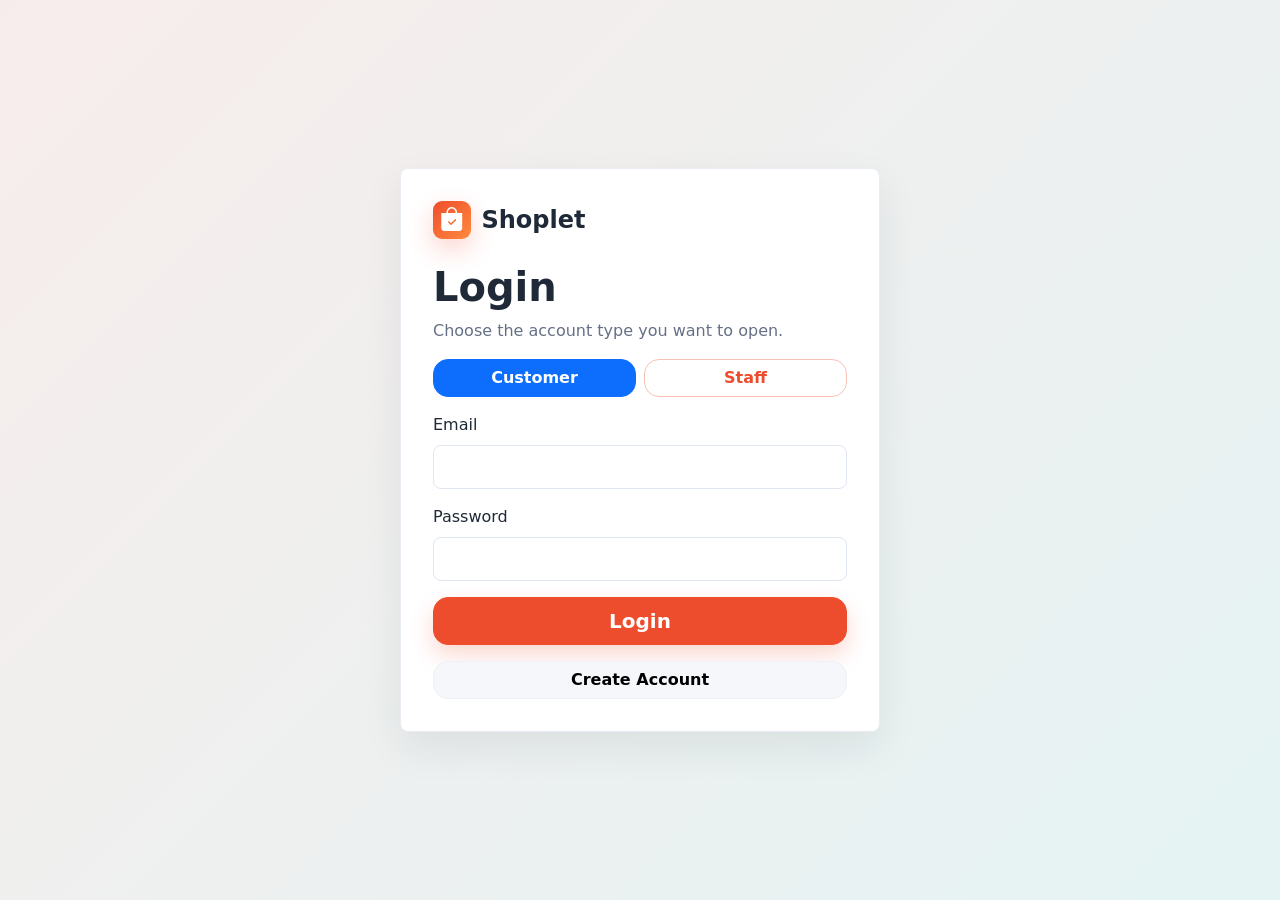
<file: checkout.html>
<!doctype html>
<html lang="en">
<head>
  <meta charset="utf-8">
  <meta name="viewport" content="width=device-width, initial-scale=1">
  <title>Checkout | Shoplet</title>
  <link href="https://cdn.jsdelivr.net/npm/bootstrap@5.3.3/dist/css/bootstrap.min.css" rel="stylesheet">
  <link href="https://cdn.jsdelivr.net/npm/bootstrap-icons@1.11.3/font/bootstrap-icons.css" rel="stylesheet">
  <link href="css/style.css" rel="stylesheet">
  <link href="css/dashboard.css" rel="stylesheet">
  <link href="css/responsive.css" rel="stylesheet">
  <link href="css/animations.css" rel="stylesheet">
</head>
<body class="dashboard-body" data-checkout-page>
  <nav class="navbar navbar-expand-lg fixed-top shoplet-navbar">
    <div class="container">
      <a class="navbar-brand brand-mark" href="explore.html"><span><i class="bi bi-bag-check-fill"></i></span>Shoplet</a>
      <button class="navbar-toggler" type="button" data-bs-toggle="collapse" data-bs-target="#checkoutNav" aria-controls="checkoutNav" aria-expanded="false" aria-label="Toggle navigation">
        <span class="navbar-toggler-icon"></span>
      </button>
      <div class="collapse navbar-collapse" id="checkoutNav">
        <div class="navbar-nav ms-auto align-items-lg-center gap-lg-1">
          <a class="nav-link" href="explore.html">Home</a>
          <a class="nav-link" href="cart.html">Cart <span class="badge text-bg-danger" data-cart-count>0</span></a>
          <a class="nav-link" href="orders.html">Orders</a>
          <a class="nav-link" href="profile.html">Profile</a>
          <button class="btn btn-light" data-logout>Logout</button>
        </div>
      </div>
    </div>
  </nav>

  <main class="dashboard-main">
    <div class="container">
      <div class="section-heading">
        <div>
          <span class="eyebrow">Checkout</span>
          <h1 class="h2 fw-black">Complete your order</h1>
        </div>
      </div>
      <div class="row g-4">
        <div class="col-12 col-lg-7">
          <form class="content-panel p-4 stacked-form" id="checkoutForm">
            <div class="row g-3">
              <div class="col-12 col-md-6">
                <label class="form-label" for="fullName">Full Name</label>
                <input class="form-control" id="fullName" name="fullName" required>
              </div>
              <div class="col-12 col-md-6">
                <label class="form-label" for="email">Email</label>
                <input class="form-control" id="email" name="email" type="email" required>
              </div>
              <div class="col-12 col-md-6">
                <label class="form-label" for="phone">Phone Number</label>
                <input class="form-control" id="phone" name="phone" required>
              </div>
              <div class="col-12 col-md-6">
                <label class="form-label" for="payment">Payment Method</label>
                <select class="form-select" id="payment" name="payment" required>
                  <option value="Cash on Delivery">Cash on Delivery</option>
                  <option value="E-Wallet">E-Wallet</option>
                  <option value="Card Simulation">Card Simulation</option>
                </select>
              </div>
              <div class="col-12">
                <label class="form-label" for="address">Delivery Address</label>
                <textarea class="form-control" id="address" name="address" rows="4" required></textarea>
              </div>
            </div>
            <button class="btn btn-primary btn-lg" type="submit">
              <i class="bi bi-shield-check"></i>
              Place Order
            </button>
          </form>
        </div>
        <div class="col-12 col-lg-5">
          <div class="content-panel p-3 mb-3">
            <h2 class="h5 fw-bold mb-3">Items</h2>
            <div id="checkoutItems"></div>
          </div>
          <div id="checkoutTotals"></div>
        </div>
      </div>
    </div>
  </main>

  <script src="https://cdn.jsdelivr.net/npm/bootstrap@5.3.3/dist/js/bootstrap.bundle.min.js"></script>
  <script src="js/storage.js"></script>
  <script src="js/cart.js"></script>
  <script src="js/app.js"></script>
  <script src="js/timer.js"></script>
  <script src="js/transitions.js"></script>
</body>
</html>
</file>
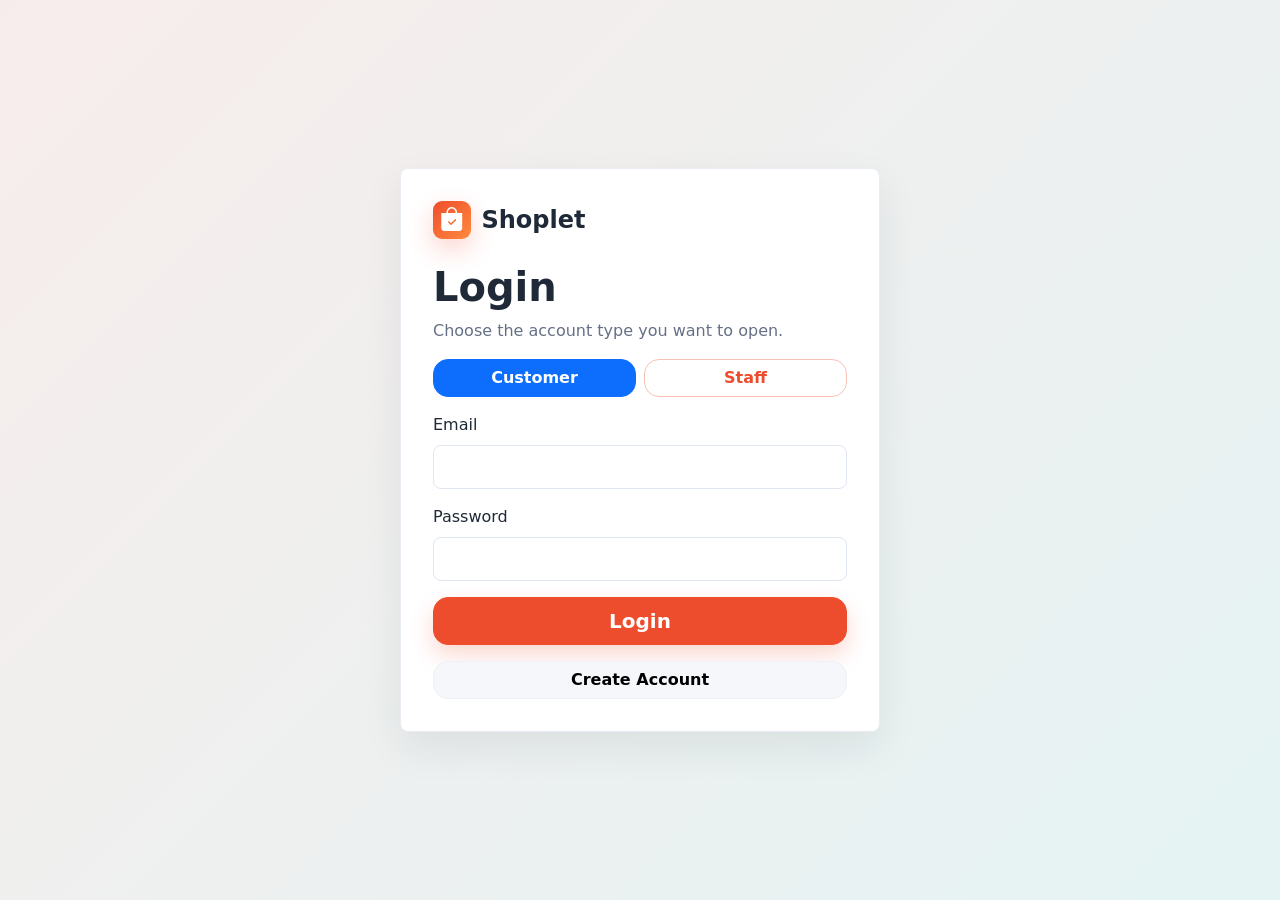
<file: explore.html>
<!doctype html>
<html lang="en">
<head>
  <meta charset="utf-8">
  <meta name="viewport" content="width=device-width, initial-scale=1">
  <title>Explore Products | Shoplet</title>
  <link href="https://cdn.jsdelivr.net/npm/bootstrap@5.3.3/dist/css/bootstrap.min.css" rel="stylesheet">
  <link href="https://cdn.jsdelivr.net/npm/bootstrap-icons@1.11.3/font/bootstrap-icons.css" rel="stylesheet">
  <link href="css/style.css" rel="stylesheet">
  <link href="css/dashboard.css" rel="stylesheet">
  <link href="css/responsive.css" rel="stylesheet">
  <link href="css/animations.css" rel="stylesheet">
</head>
<body class="dashboard-body" data-page="explore">
  <nav class="navbar navbar-expand-lg fixed-top shoplet-navbar">
    <div class="container-fluid px-lg-4">
      <a class="navbar-brand brand-mark" href="explore.html">
        <span><i class="bi bi-bag-check-fill"></i></span>
        Shoplet
      </a>
      <button class="navbar-toggler" type="button" data-bs-toggle="collapse" data-bs-target="#customerNav" aria-controls="customerNav" aria-expanded="false" aria-label="Toggle navigation">
        <span class="navbar-toggler-icon"></span>
      </button>
      <div class="collapse navbar-collapse" id="customerNav">
        <div class="input-group mx-lg-4 my-3 my-lg-0">
          <span class="input-group-text"><i class="bi bi-search"></i></span>
          <input class="form-control" type="search" placeholder="Search Shoplet products" data-product-search aria-label="Search products">
        </div>
        <div class="navbar-nav ms-auto align-items-lg-center gap-lg-1">
          <a class="nav-link active" href="explore.html#home">Home</a>
          <a class="nav-link" href="explore.html#products">Explore</a>
          <a class="nav-link" href="explore.html#categories">Categories</a>
          <a class="nav-link" href="cart.html">Cart <span class="badge text-bg-danger" data-cart-count>0</span></a>
          <a class="nav-link" href="orders.html">Orders</a>
          <a class="nav-link" href="profile.html">Profile</a>
          <button class="btn btn-light" data-logout>Logout</button>
        </div>
      </div>
    </div>
  </nav>

  <main class="dashboard-main" id="home">
    <div class="container-fluid px-lg-4">
      <div class="dashboard-layout">
        <aside class="sidebar" id="categories">
          <h2>Categories</h2>
          <div class="category-list">
            <button class="active" data-category-filter="All">All <i class="bi bi-grid"></i></button>
            <button data-category-filter="Shoes">Shoes <i class="bi bi-chevron-right"></i></button>
            <button data-category-filter="Clothes">Clothes <i class="bi bi-chevron-right"></i></button>
            <button data-category-filter="Slippers">Slippers <i class="bi bi-chevron-right"></i></button>
            <button data-category-filter="Bags">Bags <i class="bi bi-chevron-right"></i></button>
            <button data-category-filter="Accessories">Accessories <i class="bi bi-chevron-right"></i></button>
            <button data-category-filter="Electronics">Electronics <i class="bi bi-chevron-right"></i></button>
          </div>
        </aside>

        <section>
          <div class="dashboard-hero">
            <article class="market-panel fade-in-up">
              <span class="eyebrow">Welcome back</span>
              <h1>Find daily deals and track your orders in one place.</h1>
              <p>Search, filter, sort, add to cart, and checkout with a lightweight LocalStorage order processing flow.</p>
              <a class="btn btn-primary" href="#products">Shop Products</a>
            </article>
            <aside class="profile-widget fade-in-up">
              <span class="avatar"><i class="bi bi-person"></i></span>
              <h2 data-session-name>Customer</h2>
              <p>Customer dashboard</p>
              <a class="btn btn-outline-primary w-100" href="tracking.html">Track Orders</a>
            </aside>
          </div>

          <div class="toolbar" id="products">
            <div class="input-group">
              <span class="input-group-text"><i class="bi bi-search"></i></span>
              <input class="form-control" type="search" placeholder="Search by product, category, or description" data-product-search aria-label="Search products">
            </div>
            <select class="form-select" id="sortProducts" aria-label="Sort products">
              <option value="popular">Popularity</option>
              <option value="newest">Newest</option>
              <option value="price-low">Price: Low to High</option>
              <option value="price-high">Price: High to Low</option>
            </select>
            <span class="product-count" id="productCount">0 products</span>
          </div>

          <div class="d-flex align-items-center justify-content-between gap-3 mb-3">
            <div>
              <span class="eyebrow">Browsing</span>
              <h2 class="h4 fw-black mb-0" id="activeCategoryLabel">All</h2>
            </div>
            <button class="btn btn-light d-xl-none" type="button" data-bs-toggle="offcanvas" data-bs-target="#categoryDrawer" aria-controls="categoryDrawer">
              <i class="bi bi-sliders"></i>
              Categories
            </button>
          </div>

          <div class="row g-4" id="productGrid"></div>
        </section>
      </div>
    </div>
  </main>

  <div class="offcanvas offcanvas-start" tabindex="-1" id="categoryDrawer" aria-labelledby="categoryDrawerLabel">
    <div class="offcanvas-header">
      <h2 class="offcanvas-title h5" id="categoryDrawerLabel">Categories</h2>
      <button type="button" class="btn-close" data-bs-dismiss="offcanvas" aria-label="Close"></button>
    </div>
    <div class="offcanvas-body">
      <div class="category-list">
        <button class="active" data-category-filter="All">All <i class="bi bi-grid"></i></button>
        <button data-category-filter="Shoes">Shoes <i class="bi bi-chevron-right"></i></button>
        <button data-category-filter="Clothes">Clothes <i class="bi bi-chevron-right"></i></button>
        <button data-category-filter="Slippers">Slippers <i class="bi bi-chevron-right"></i></button>
        <button data-category-filter="Bags">Bags <i class="bi bi-chevron-right"></i></button>
        <button data-category-filter="Accessories">Accessories <i class="bi bi-chevron-right"></i></button>
        <button data-category-filter="Electronics">Electronics <i class="bi bi-chevron-right"></i></button>
      </div>
    </div>
  </div>

  <script src="https://cdn.jsdelivr.net/npm/bootstrap@5.3.3/dist/js/bootstrap.bundle.min.js"></script>
  <script src="js/storage.js"></script>
  <script src="js/cart.js"></script>
  <script src="js/app.js"></script>
  <script src="js/filter.js"></script>
  <script src="js/timer.js"></script>
  <script src="js/transitions.js"></script>
</body>
</html>
</file>
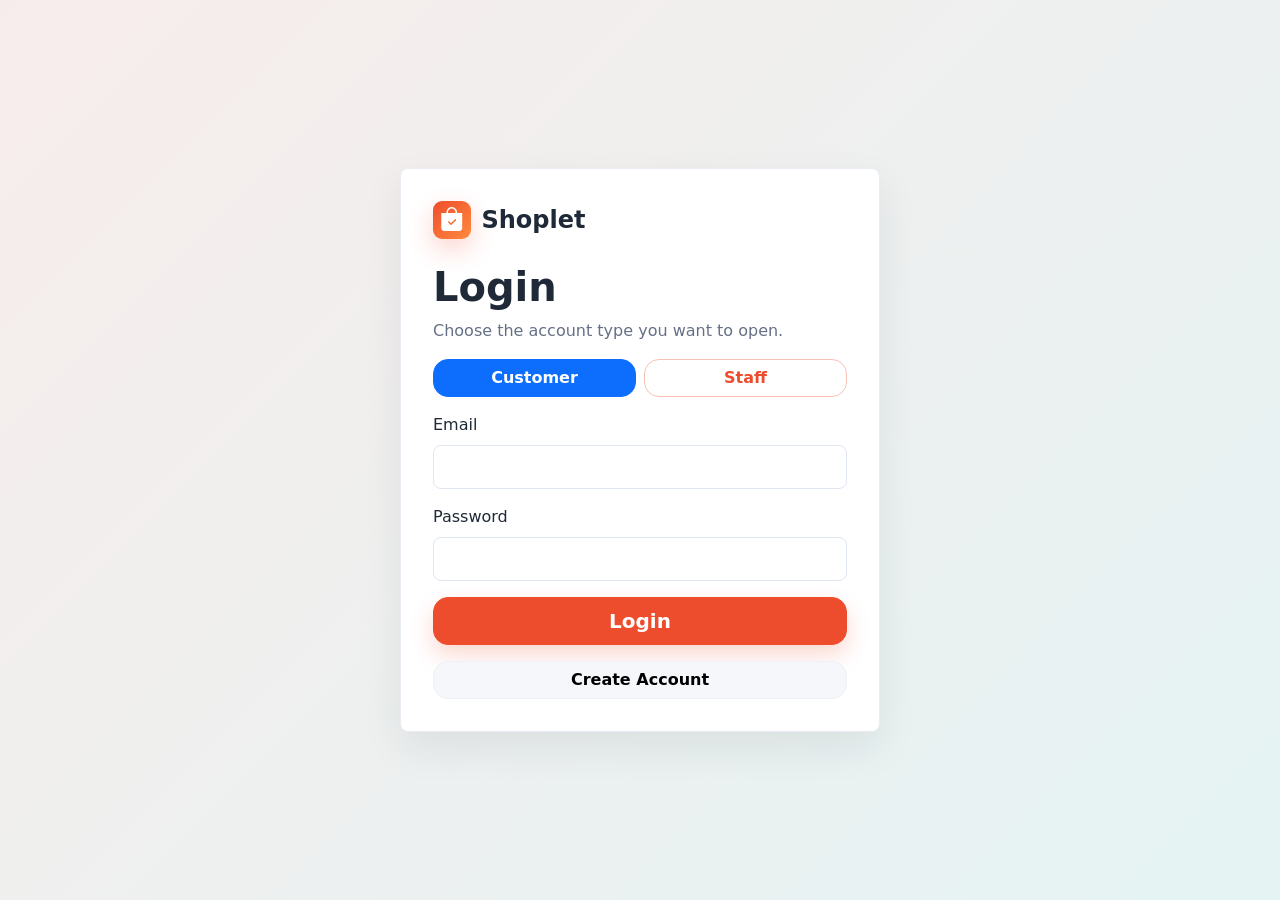
<file: login.html>
<!doctype html>
<html lang="en">
<head>
  <meta charset="utf-8">
  <meta name="viewport" content="width=device-width, initial-scale=1">
  <title>Login | Shoplet</title>
  <link href="https://cdn.jsdelivr.net/npm/bootstrap@5.3.3/dist/css/bootstrap.min.css" rel="stylesheet">
  <link href="https://cdn.jsdelivr.net/npm/bootstrap-icons@1.11.3/font/bootstrap-icons.css" rel="stylesheet">
  <link href="css/style.css" rel="stylesheet">
  <link href="css/responsive.css" rel="stylesheet">
  <link href="css/animations.css" rel="stylesheet">
</head>
<body class="auth-page" data-page="login">
  <main class="auth-card fade-in-up">
    <a class="brand-mark" href="index.html">
      <span><i class="bi bi-bag-check-fill"></i></span>
      Shoplet
    </a>
    <h1>Login</h1>
    <p>Choose the account type you want to open.</p>
    <form class="stacked-form" id="loginForm">
      <div class="row g-2">
        <div class="col-6">
          <input class="btn-check" type="radio" name="role" id="roleCustomer" value="customer" checked>
          <label class="btn btn-outline-primary w-100" for="roleCustomer">Customer</label>
        </div>
        <div class="col-6">
          <input class="btn-check" type="radio" name="role" id="roleStaff" value="staff">
          <label class="btn btn-outline-primary w-100" for="roleStaff">Staff</label>
        </div>
      </div>
      <div>
        <label class="form-label" for="email">Email</label>
        <input class="form-control" id="email" name="email" type="email" required>
      </div>
      <div>
        <label class="form-label" for="password">Password</label>
        <input class="form-control" id="password" name="password" type="password" required>
      </div>
      <div class="alert alert-danger d-none" id="loginAlert"></div>
      <button class="btn btn-primary btn-lg" type="submit">Login</button>
      <a class="btn btn-light" href="register.html">Create Account</a>
    </form>
  </main>

  <script src="https://cdn.jsdelivr.net/npm/bootstrap@5.3.3/dist/js/bootstrap.bundle.min.js"></script>
  <script src="js/storage.js"></script>
  <script src="js/login.js"></script>
  <script src="js/transitions.js"></script>
</body>
</html>
</file>
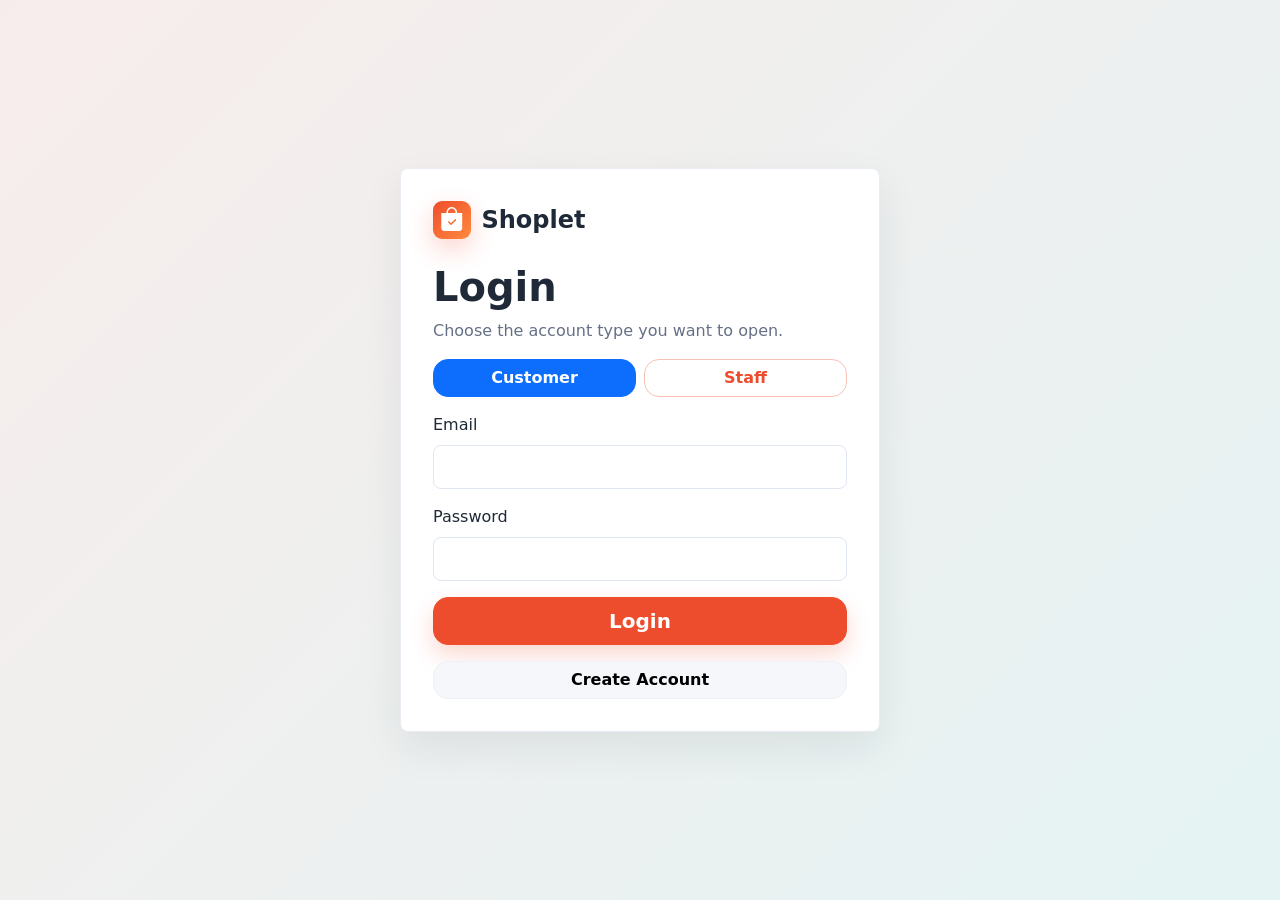
<file: profile.html>
<!doctype html>
<html lang="en">
<head>
  <meta charset="utf-8">
  <meta name="viewport" content="width=device-width, initial-scale=1">
  <title>Profile | Shoplet</title>
  <link href="https://cdn.jsdelivr.net/npm/bootstrap@5.3.3/dist/css/bootstrap.min.css" rel="stylesheet">
  <link href="https://cdn.jsdelivr.net/npm/bootstrap-icons@1.11.3/font/bootstrap-icons.css" rel="stylesheet">
  <link href="css/style.css" rel="stylesheet">
  <link href="css/dashboard.css" rel="stylesheet">
  <link href="css/responsive.css" rel="stylesheet">
  <link href="css/animations.css" rel="stylesheet">
</head>
<body class="dashboard-body" data-page="profile">
  <nav class="navbar navbar-expand-lg fixed-top shoplet-navbar">
    <div class="container">
      <a class="navbar-brand brand-mark" href="explore.html"><span><i class="bi bi-bag-check-fill"></i></span>Shoplet</a>
      <button class="navbar-toggler" type="button" data-bs-toggle="collapse" data-bs-target="#profileNav" aria-controls="profileNav" aria-expanded="false" aria-label="Toggle navigation">
        <span class="navbar-toggler-icon"></span>
      </button>
      <div class="collapse navbar-collapse" id="profileNav">
        <div class="navbar-nav ms-auto align-items-lg-center gap-lg-1">
          <a class="nav-link" href="explore.html">Home</a>
          <a class="nav-link" href="explore.html#products">Explore</a>
          <a class="nav-link" href="cart.html">Cart <span class="badge text-bg-danger" data-cart-count>0</span></a>
          <a class="nav-link" href="orders.html">Orders</a>
          <a class="nav-link active" href="profile.html">Profile</a>
          <button class="btn btn-light" data-logout>Logout</button>
        </div>
      </div>
    </div>
  </nav>

  <main class="dashboard-main">
    <div class="container">
      <div class="section-heading">
        <div>
          <span class="eyebrow">Profile</span>
          <h1 class="h2 fw-black">Account details</h1>
        </div>
      </div>
      <div class="row g-4">
        <div class="col-12 col-lg-4">
          <article class="profile-widget">
            <span class="avatar"><i class="bi bi-person"></i></span>
            <h2 data-session-name>Customer</h2>
            <p data-session-role>Customer</p>
            <a class="btn btn-primary w-100" href="orders.html">View Orders</a>
          </article>
        </div>
        <div class="col-12 col-lg-8">
          <div class="profile-details" id="profileDetails"></div>
        </div>
      </div>
    </div>
  </main>

  <script src="https://cdn.jsdelivr.net/npm/bootstrap@5.3.3/dist/js/bootstrap.bundle.min.js"></script>
  <script src="js/storage.js"></script>
  <script src="js/cart.js"></script>
  <script src="js/app.js"></script>
  <script src="js/timer.js"></script>
  <script src="js/transitions.js"></script>
</body>
</html>
</file>
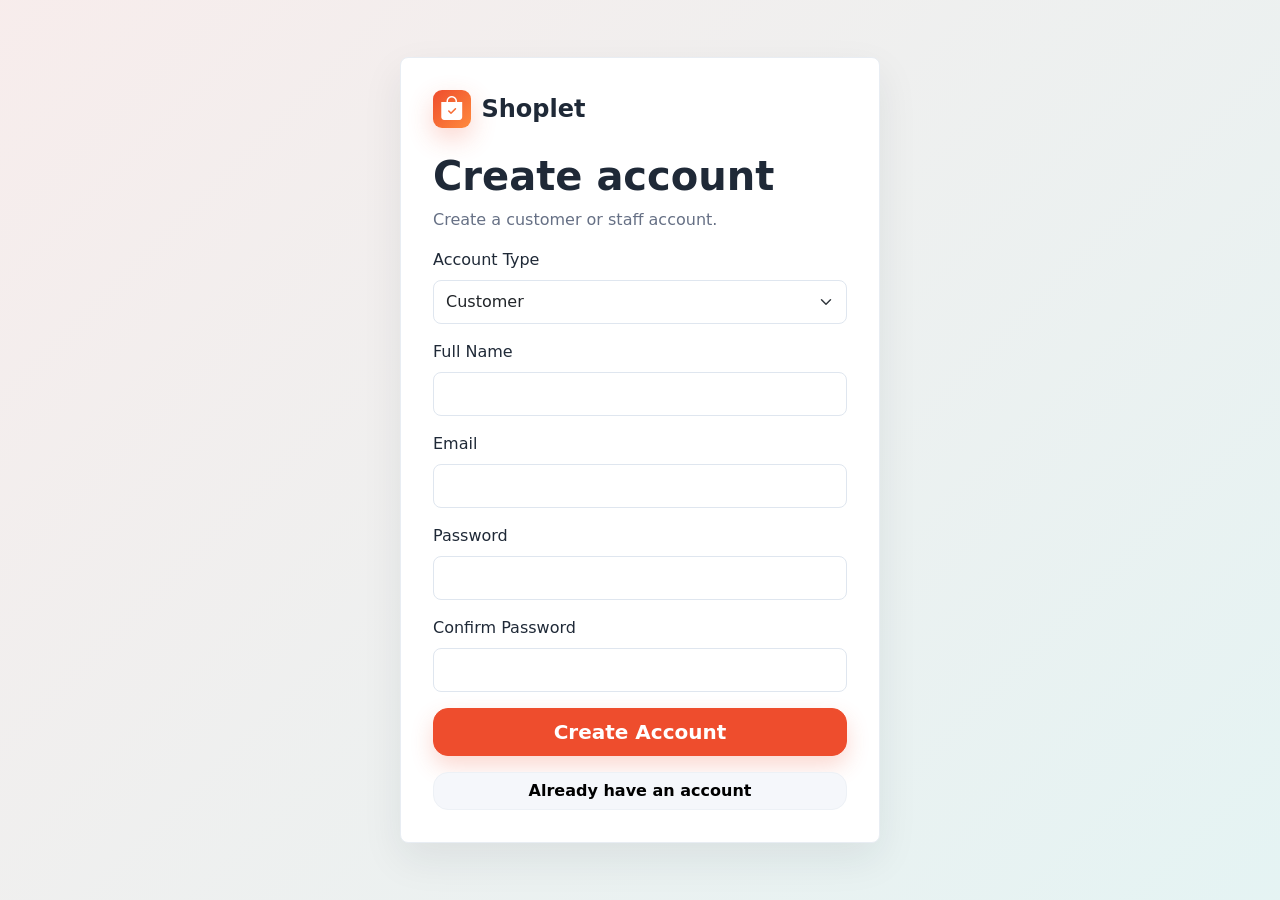
<file: register.html>
<!doctype html>
<html lang="en">
<head>
  <meta charset="utf-8">
  <meta name="viewport" content="width=device-width, initial-scale=1">
  <title>Register | Shoplet</title>
  <link href="https://cdn.jsdelivr.net/npm/bootstrap@5.3.3/dist/css/bootstrap.min.css" rel="stylesheet">
  <link href="https://cdn.jsdelivr.net/npm/bootstrap-icons@1.11.3/font/bootstrap-icons.css" rel="stylesheet">
  <link href="css/style.css" rel="stylesheet">
  <link href="css/responsive.css" rel="stylesheet">
  <link href="css/animations.css" rel="stylesheet">
</head>
<body class="auth-page" data-page="register">
  <main class="auth-card fade-in-up">
    <a class="brand-mark" href="index.html">
      <span><i class="bi bi-bag-check-fill"></i></span>
      Shoplet
    </a>
    <h1>Create account</h1>
    <p>Create a customer or staff account.</p>
    <form class="stacked-form" id="registerForm">
      <div>
        <label class="form-label" for="role">Account Type</label>
        <select class="form-select" id="role" name="role" required>
          <option value="customer">Customer</option>
          <option value="staff">Staff</option>
        </select>
      </div>
      <div>
        <label class="form-label" for="name">Full Name</label>
        <input class="form-control" id="name" name="name" required>
      </div>
      <div>
        <label class="form-label" for="email">Email</label>
        <input class="form-control" id="email" name="email" type="email" required>
      </div>
      <div>
        <label class="form-label" for="password">Password</label>
        <input class="form-control" id="password" name="password" type="password" minlength="6" required>
      </div>
      <div>
        <label class="form-label" for="confirmPassword">Confirm Password</label>
        <input class="form-control" id="confirmPassword" name="confirmPassword" type="password" minlength="6" required>
      </div>
      <div class="alert alert-danger d-none" id="registerAlert"></div>
      <button class="btn btn-primary btn-lg" type="submit">Create Account</button>
      <a class="btn btn-light" href="login.html">Already have an account</a>
    </form>
  </main>

  <script src="https://cdn.jsdelivr.net/npm/bootstrap@5.3.3/dist/js/bootstrap.bundle.min.js"></script>
  <script src="js/storage.js"></script>
  <script src="js/login.js"></script>
  <script src="js/transitions.js"></script>
</body>
</html>
</file>
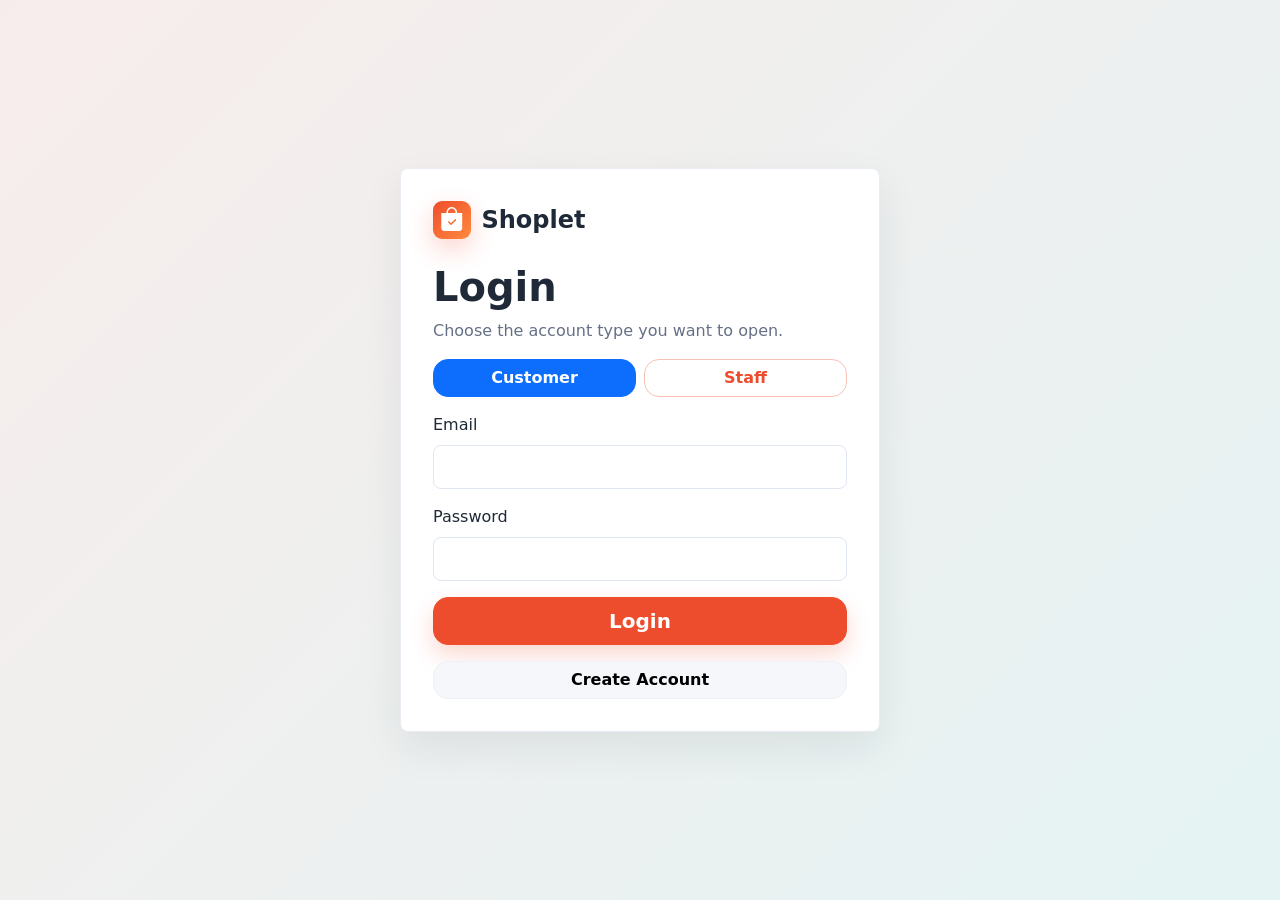
<file: admin/analytics.html>
<!doctype html>
<html lang="en">
<head>
  <meta charset="utf-8">
  <meta name="viewport" content="width=device-width, initial-scale=1">
  <title>Analytics | Shoplet</title>
  <link href="https://cdn.jsdelivr.net/npm/bootstrap@5.3.3/dist/css/bootstrap.min.css" rel="stylesheet">
  <link href="https://cdn.jsdelivr.net/npm/bootstrap-icons@1.11.3/font/bootstrap-icons.css" rel="stylesheet">
  <link href="../css/style.css" rel="stylesheet">
  <link href="../css/admin.css" rel="stylesheet">
  <link href="../css/responsive.css" rel="stylesheet">
  <link href="../css/animations.css" rel="stylesheet">
</head>
<body class="admin-body" data-admin-page="analytics">
  <div class="admin-shell">
    <aside class="admin-sidebar">
      <a class="brand-mark" href="dashboard.html">
        <span><i class="bi bi-bag-check-fill"></i></span>
        Shoplet
      </a>
      <nav class="admin-nav" aria-label="Admin navigation">
        <a href="dashboard.html"><i class="bi bi-speedometer2"></i>Dashboard</a>
        <a href="orders.html"><i class="bi bi-receipt"></i>Orders</a>
        <a href="inventory.html"><i class="bi bi-box-seam"></i>Inventory</a>
        <a class="active" href="analytics.html"><i class="bi bi-graph-up"></i>Analytics</a>
        <button data-logout data-redirect="../index.html"><i class="bi bi-box-arrow-right"></i>Logout</button>
      </nav>
    </aside>

    <main class="admin-main">
      <header class="admin-topbar">
        <div>
          <h1>Analytics</h1>
          <p>Track order volume, delivery completion, and category movement.</p>
        </div>
      </header>

      <section class="row g-3 mb-4" id="analyticsStats"></section>

      <section class="admin-panel">
        <h2>Category Sales</h2>
        <div id="categoryAnalytics"></div>
      </section>
    </main>
  </div>

  <script src="https://cdn.jsdelivr.net/npm/bootstrap@5.3.3/dist/js/bootstrap.bundle.min.js"></script>
  <script src="../js/storage.js"></script>
  <script src="../js/app.js"></script>
  <script src="../js/admin.js"></script>
  <script src="../js/transitions.js"></script>
</body>
</html>
</file>
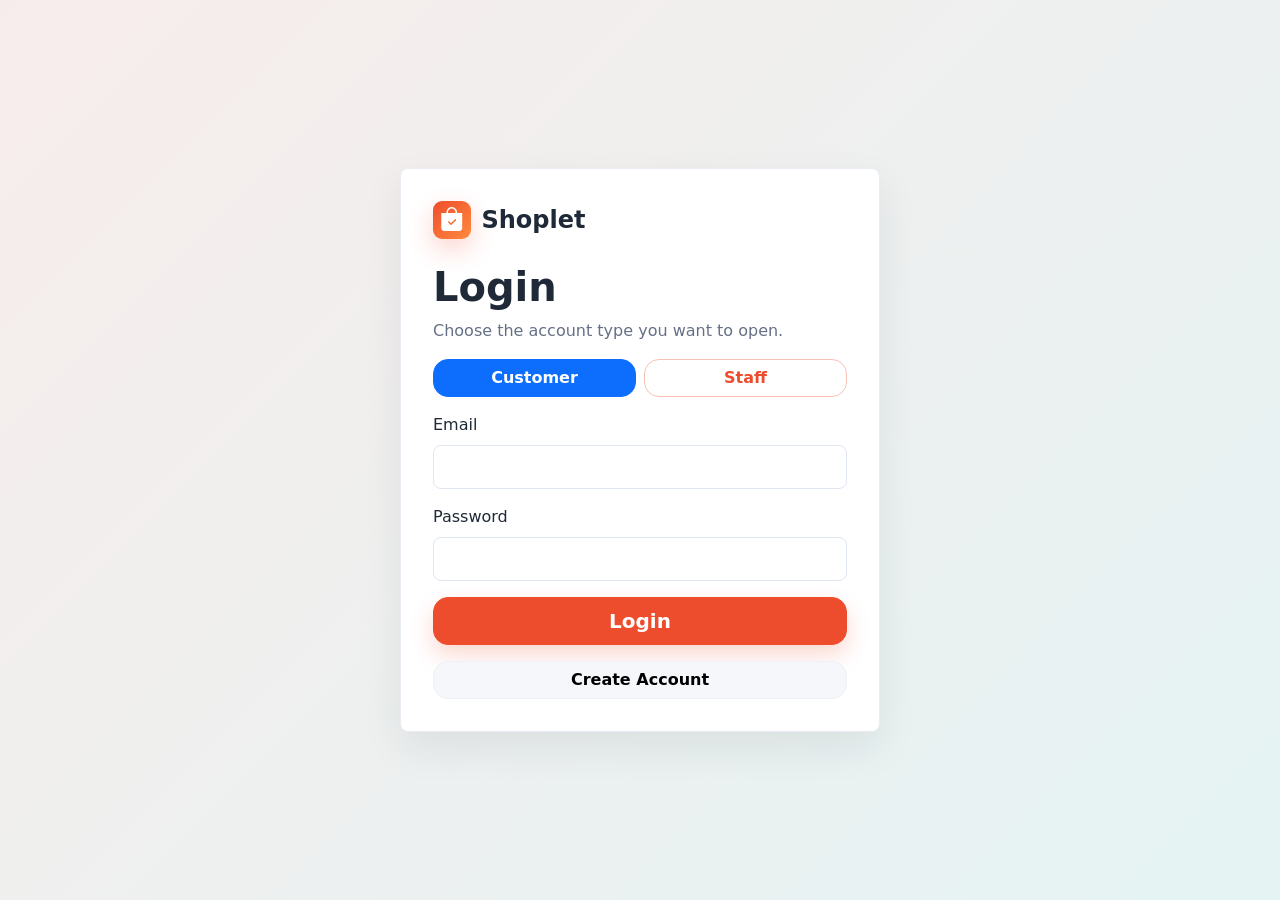
<file: admin/dashboard.html>
<!doctype html>
<html lang="en">
<head>
  <meta charset="utf-8">
  <meta name="viewport" content="width=device-width, initial-scale=1">
  <title>Admin Dashboard | Shoplet</title>
  <link href="https://cdn.jsdelivr.net/npm/bootstrap@5.3.3/dist/css/bootstrap.min.css" rel="stylesheet">
  <link href="https://cdn.jsdelivr.net/npm/bootstrap-icons@1.11.3/font/bootstrap-icons.css" rel="stylesheet">
  <link href="../css/style.css" rel="stylesheet">
  <link href="../css/admin.css" rel="stylesheet">
  <link href="../css/responsive.css" rel="stylesheet">
  <link href="../css/animations.css" rel="stylesheet">
</head>
<body class="admin-body" data-admin-page="dashboard">
  <div class="admin-shell">
    <aside class="admin-sidebar">
      <a class="brand-mark" href="dashboard.html">
        <span><i class="bi bi-bag-check-fill"></i></span>
        Shoplet
      </a>
      <nav class="admin-nav" aria-label="Admin navigation">
        <a class="active" href="dashboard.html"><i class="bi bi-speedometer2"></i>Dashboard</a>
        <a href="orders.html"><i class="bi bi-receipt"></i>Orders</a>
        <a href="inventory.html"><i class="bi bi-box-seam"></i>Inventory</a>
        <a href="analytics.html"><i class="bi bi-graph-up"></i>Analytics</a>
        <button data-logout data-redirect="../index.html"><i class="bi bi-box-arrow-right"></i>Logout</button>
      </nav>
    </aside>

    <main class="admin-main">
      <header class="admin-topbar">
        <div>
          <h1>Dashboard</h1>
          <p>Logged in as <span data-admin-name>Staff</span></p>
        </div>
        <a class="btn btn-outline-primary" href="../index.html">Preview Site</a>
      </header>

      <section class="row g-3 mb-4" id="adminStats"></section>

      <section class="admin-panel">
        <div class="d-flex align-items-center justify-content-between gap-3 mb-3">
          <h2 class="mb-0">Recent Orders</h2>
          <a class="btn btn-light btn-sm" href="orders.html">Manage Orders</a>
        </div>
        <div class="table-responsive">
          <table class="table align-middle">
            <thead>
              <tr>
                <th>Product Bought</th>
                <th>Customer</th>
                <th>Items</th>
                <th>Total</th>
                <th>Status</th>
                <th>Timestamp</th>
              </tr>
            </thead>
            <tbody id="recentOrders"></tbody>
          </table>
        </div>
      </section>
    </main>
  </div>

  <script src="https://cdn.jsdelivr.net/npm/bootstrap@5.3.3/dist/js/bootstrap.bundle.min.js"></script>
  <script src="../js/storage.js"></script>
  <script src="../js/app.js"></script>
  <script src="../js/admin.js"></script>
  <script src="../js/transitions.js"></script>
</body>
</html>
</file>
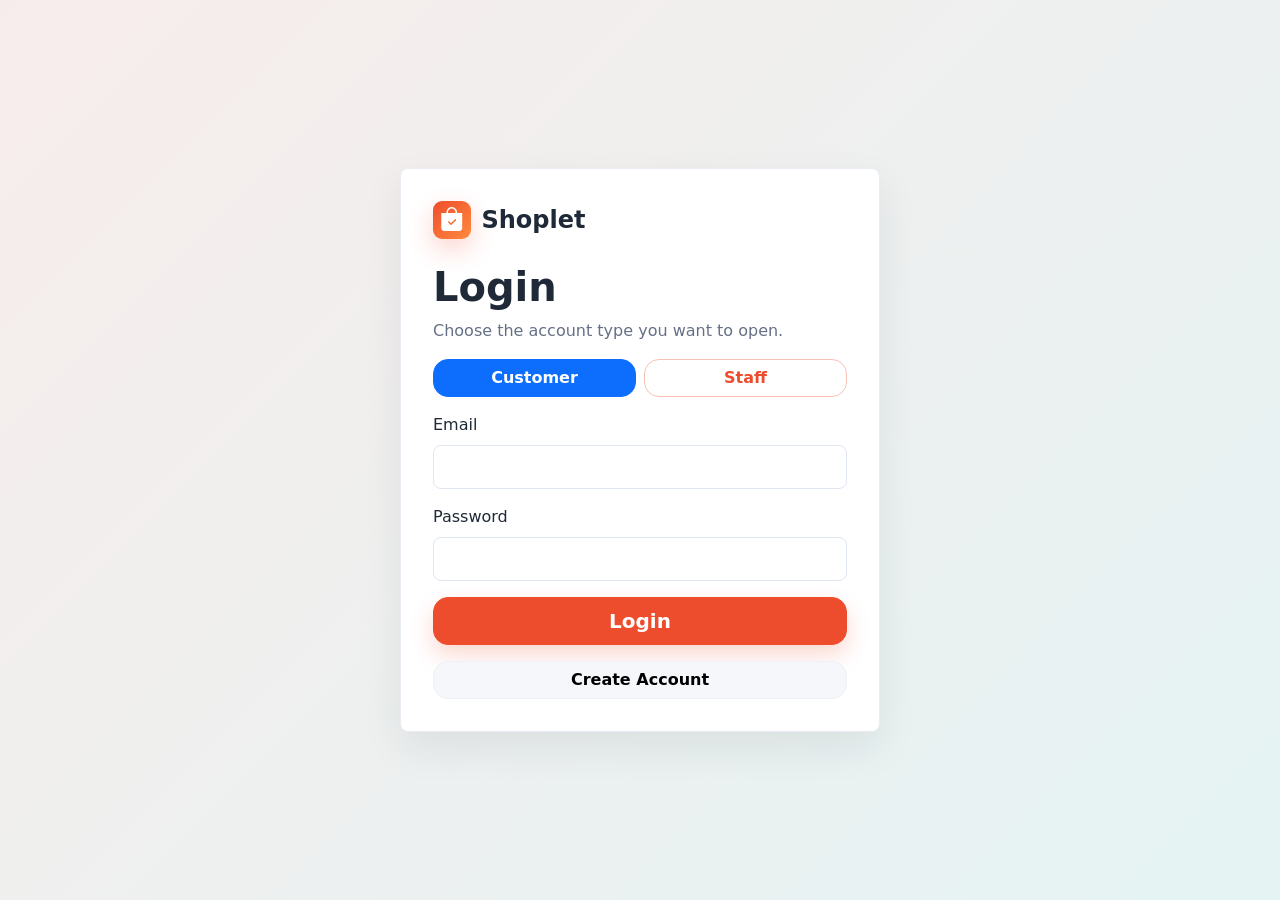
<file: admin/inventory.html>
<!doctype html>
<html lang="en">
<head>
  <meta charset="utf-8">
  <meta name="viewport" content="width=device-width, initial-scale=1">
  <title>Inventory | Shoplet</title>
  <link href="https://cdn.jsdelivr.net/npm/bootstrap@5.3.3/dist/css/bootstrap.min.css" rel="stylesheet">
  <link href="https://cdn.jsdelivr.net/npm/bootstrap-icons@1.11.3/font/bootstrap-icons.css" rel="stylesheet">
  <link href="../css/style.css" rel="stylesheet">
  <link href="../css/admin.css" rel="stylesheet">
  <link href="../css/responsive.css" rel="stylesheet">
  <link href="../css/animations.css" rel="stylesheet">
</head>
<body class="admin-body" data-admin-page="inventory">
  <div class="admin-shell">
    <aside class="admin-sidebar">
      <a class="brand-mark" href="dashboard.html">
        <span><i class="bi bi-bag-check-fill"></i></span>
        Shoplet
      </a>
      <nav class="admin-nav" aria-label="Admin navigation">
        <a href="dashboard.html"><i class="bi bi-speedometer2"></i>Dashboard</a>
        <a href="orders.html"><i class="bi bi-receipt"></i>Orders</a>
        <a class="active" href="inventory.html"><i class="bi bi-box-seam"></i>Inventory</a>
        <a href="analytics.html"><i class="bi bi-graph-up"></i>Analytics</a>
        <button data-logout data-redirect="../index.html"><i class="bi bi-box-arrow-right"></i>Logout</button>
      </nav>
    </aside>

    <main class="admin-main">
      <header class="admin-topbar">
        <div>
          <h1>Product Inventory</h1>
          <p>Add products, remove listings, and update stock counts.</p>
        </div>
      </header>

      <div class="row g-4">
        <div class="col-12 col-xl-4">
          <form class="admin-panel stacked-form" id="productForm">
            <h2>Add Product</h2>
            <div>
              <label class="form-label" for="productName">Product Name</label>
              <input class="form-control" id="productName" name="name" required>
            </div>
            <div>
              <label class="form-label" for="productCategory">Category</label>
              <select class="form-select" id="productCategory" name="category" required>
                <option>Shoes</option>
                <option>Clothes</option>
                <option>Slippers</option>
                <option>Bags</option>
                <option>Accessories</option>
                <option>Electronics</option>
              </select>
            </div>
            <div class="row g-3">
              <div class="col-6">
                <label class="form-label" for="productPrice">Price</label>
                <input class="form-control" id="productPrice" name="price" type="number" min="1" required>
              </div>
              <div class="col-6">
                <label class="form-label" for="productStock">Stock</label>
                <input class="form-control" id="productStock" name="stock" type="number" min="0" required>
              </div>
            </div>
            <div>
              <label class="form-label" for="productRating">Rating</label>
              <input class="form-control" id="productRating" name="rating" type="number" min="1" max="5" step="0.1" value="4.5" required>
            </div>
            <div>
              <label class="form-label" for="productImage">Image URL</label>
              <input class="form-control" id="productImage" name="image" type="url" placeholder="https://...">
            </div>
            <div>
              <label class="form-label" for="productDescription">Description</label>
              <textarea class="form-control" id="productDescription" name="description" rows="3"></textarea>
            </div>
            <button class="btn btn-primary" type="submit">
              <i class="bi bi-plus-circle"></i>
              Add Product
            </button>
          </form>
        </div>

        <div class="col-12 col-xl-8">
          <section class="admin-panel">
            <h2>Current Products</h2>
            <div class="table-responsive">
              <table class="table align-middle">
                <thead>
                  <tr>
                    <th>Image</th>
                    <th>Product</th>
                    <th>Price</th>
                    <th>Stock</th>
                    <th>Rating</th>
                    <th></th>
                  </tr>
                </thead>
                <tbody id="inventoryTable"></tbody>
              </table>
            </div>
          </section>
        </div>
      </div>
    </main>
  </div>

  <script src="https://cdn.jsdelivr.net/npm/bootstrap@5.3.3/dist/js/bootstrap.bundle.min.js"></script>
  <script src="../js/storage.js"></script>
  <script src="../js/app.js"></script>
  <script src="../js/admin.js"></script>
  <script src="../js/transitions.js"></script>
</body>
</html>
</file>
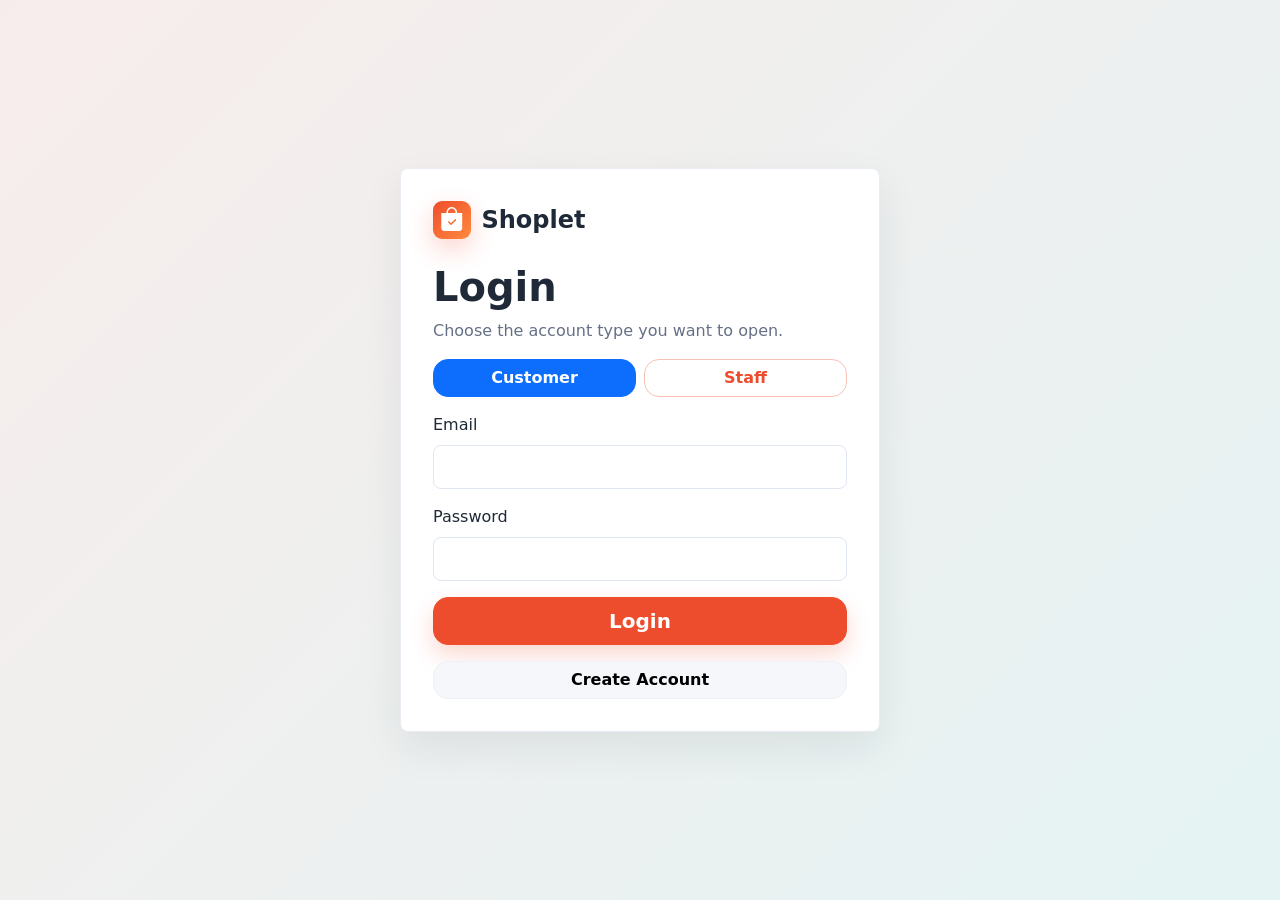
<file: admin/orders.html>
<!doctype html>
<html lang="en">
<head>
  <meta charset="utf-8">
  <meta name="viewport" content="width=device-width, initial-scale=1">
  <title>Order Management | Shoplet</title>
  <link href="https://cdn.jsdelivr.net/npm/bootstrap@5.3.3/dist/css/bootstrap.min.css" rel="stylesheet">
  <link href="https://cdn.jsdelivr.net/npm/bootstrap-icons@1.11.3/font/bootstrap-icons.css" rel="stylesheet">
  <link href="../css/style.css" rel="stylesheet">
  <link href="../css/admin.css" rel="stylesheet">
  <link href="../css/responsive.css" rel="stylesheet">
  <link href="../css/animations.css" rel="stylesheet">
</head>
<body class="admin-body" data-admin-page="orders">
  <div class="admin-shell">
    <aside class="admin-sidebar">
      <a class="brand-mark" href="dashboard.html">
        <span><i class="bi bi-bag-check-fill"></i></span>
        Shoplet
      </a>
      <nav class="admin-nav" aria-label="Admin navigation">
        <a href="dashboard.html"><i class="bi bi-speedometer2"></i>Dashboard</a>
        <a class="active" href="orders.html"><i class="bi bi-receipt"></i>Orders</a>
        <a href="inventory.html"><i class="bi bi-box-seam"></i>Inventory</a>
        <a href="analytics.html"><i class="bi bi-graph-up"></i>Analytics</a>
        <button data-logout data-redirect="../index.html"><i class="bi bi-box-arrow-right"></i>Logout</button>
      </nav>
    </aside>

    <main class="admin-main">
      <header class="admin-topbar">
        <div>
          <h1>Order Management</h1>
          <p>Process customer orders and update shipping status.</p>
        </div>
        <span class="status-pill">LocalStorage Sync</span>
      </header>

      <section class="row g-3 mb-4" id="adminOrderStats"></section>

      <section class="admin-panel">
        <div class="d-flex flex-column flex-lg-row align-items-lg-center justify-content-between gap-3 mb-3">
          <h2 class="mb-0">All Customer Orders</h2>
          <div class="d-flex align-items-center gap-2">
            <label class="form-label mb-0 text-muted" for="adminOrderSort">Sort</label>
            <select class="form-select form-select-sm" id="adminOrderSort" aria-label="Sort customer orders">
              <option value="time-newest">Latest Orders</option>
              <option value="time-oldest">Who Bought First</option>
              <option value="product-az">Product Name A-Z</option>
              <option value="price-high">Price High to Low</option>
              <option value="price-low">Price Low to High</option>
              <option value="customer-az">Customer Name A-Z</option>
            </select>
          </div>
        </div>
        <div class="table-responsive">
          <table class="table align-middle">
            <thead>
              <tr>
                <th>Product Bought</th>
                <th>Customer</th>
                <th>Items</th>
                <th>Total</th>
                <th>Status</th>
                <th>Timestamp</th>
                <th>Update</th>
              </tr>
            </thead>
            <tbody id="adminOrdersTable"></tbody>
          </table>
        </div>
      </section>
    </main>
  </div>

  <script src="https://cdn.jsdelivr.net/npm/bootstrap@5.3.3/dist/js/bootstrap.bundle.min.js"></script>
  <script src="../js/storage.js"></script>
  <script src="../js/app.js"></script>
  <script src="../js/admin.js"></script>
  <script src="../js/transitions.js"></script>
</body>
</html>
</file>
<file: css/style.css>
:root {
  --shoplet-primary: #ee4d2d;
  --shoplet-primary-dark: #d83f23;
  --shoplet-accent: #00a68a;
  --shoplet-ink: #1f2937;
  --shoplet-muted: #667085;
  --shoplet-line: #e8edf3;
  --shoplet-soft: #f6f8fb;
  --shoplet-card: #ffffff;
  --shoplet-warning: #ffb020;
  --shadow-soft: 0 16px 40px rgba(31, 41, 55, 0.08);
  --shadow-hover: 0 20px 48px rgba(238, 77, 45, 0.16);
}

* {
  box-sizing: border-box;
}

body {
  min-height: 100vh;
  font-family: Inter, ui-sans-serif, system-ui, -apple-system, BlinkMacSystemFont, "Segoe UI", sans-serif;
  color: var(--shoplet-ink);
  background: #ffffff;
}

a {
  text-decoration: none;
}

img {
  max-width: 100%;
  display: block;
}

.fw-black {
  font-weight: 900;
}

.btn {
  border-radius: 15px;
  font-weight: 700;
  transition: transform 180ms ease, box-shadow 180ms ease, background-color 180ms ease;
}

.btn:hover {
  transform: translateY(-1px);
}

.btn-primary {
  --bs-btn-bg: var(--shoplet-primary);
  --bs-btn-border-color: var(--shoplet-primary);
  --bs-btn-hover-bg: var(--shoplet-primary-dark);
  --bs-btn-hover-border-color: var(--shoplet-primary-dark);
  box-shadow: 0 10px 22px rgba(238, 77, 45, 0.22);
}

.btn-outline-primary {
  --bs-btn-color: var(--shoplet-primary);
  --bs-btn-border-color: rgba(238, 77, 45, 0.35);
  --bs-btn-hover-bg: var(--shoplet-primary);
  --bs-btn-hover-border-color: var(--shoplet-primary);
}

.btn-light {
  --bs-btn-bg: #f5f7fb;
  --bs-btn-border-color: #edf1f6;
}

.btn-icon {
  width: 42px;
  height: 42px;
  display: inline-flex;
  align-items: center;
  justify-content: center;
  border-radius: 8px;
  border: 1px solid var(--shoplet-line);
  background: #ffffff;
  color: var(--shoplet-muted);
}

.brand-mark {
  display: inline-flex;
  align-items: center;
  gap: 0.65rem;
  color: var(--shoplet-ink);
  font-weight: 900;
  letter-spacing: 0;
  font-size: 1.50rem;
}

.brand-mark span {
  width: 38px;
  height: 38px;
  display: inline-flex;
  align-items: center;
  justify-content: center;
  border-radius: 9px;
  color: #ffffff;
  background: linear-gradient(135deg, var(--shoplet-primary), #ff8a3d);
  box-shadow: 0 10px 26px rgba(238, 77, 45, 0.24);
}

.shoplet-navbar {
  background: rgba(255, 255, 255, 0.94);
  backdrop-filter: blur(16px);
  border-bottom: 1px solid rgba(232, 237, 243, 0.88);
}

.shoplet-navbar .nav-link {
  color: var(--shoplet-muted);
  font-weight: 700;
}

.shoplet-navbar .nav-link.active,
.shoplet-navbar .nav-link:hover {
  color: var(--shoplet-primary);
}

.hero {
  min-height: 78vh;
  display: flex;
  align-items: center;
  position: relative;
  isolation: isolate;
  overflow: hidden;
  background:
    linear-gradient(90deg, rgba(20, 25, 36, 0.82), rgba(20, 25, 36, 0.42), rgba(20, 25, 36, 0.2)),
    url("https://images.unsplash.com/photo-1607082349566-187342175e2f?auto=format&fit=crop&w=1800&q=80") center / cover;
}

.hero::after {
  content: "";
  position: absolute;
  inset: auto 0 0;
  height: 130px;
  background: linear-gradient(180deg, rgba(255, 255, 255, 0), #ffffff);
  z-index: -1;
}

.hero-content {
  max-width: 710px;
  color: #ffffff;
  padding: 7.5rem 0 5.5rem;
}

.hero-content h1 {
  font-size: clamp(3rem, 7vw, 6.25rem);
  line-height: 0.95;
  font-weight: 900;
  letter-spacing: 0;
  margin-bottom: 1.25rem;
}

.hero-content p {
  max-width: 650px;
  color: rgba(255, 255, 255, 0.88);
  font-size: clamp(1rem, 2vw, 1.22rem);
}

.hero-actions {
  display: flex;
  flex-wrap: wrap;
  gap: 0.75rem;
  margin-top: 2rem;
}

.section-pad {
  padding: 4.5rem 0;
}

.section-heading {
  display: flex;
  align-items: end;
  justify-content: space-between;
  gap: 1rem;
  margin-bottom: 1.7rem;
}

.section-heading h2 {
  font-size: clamp(1.6rem, 3vw, 2.4rem);
  font-weight: 900;
  margin: 0;
}

.section-heading p {
  max-width: 580px;
  color: var(--shoplet-muted);
  margin: 0;
}

.feature-strip {
  background: var(--shoplet-soft);
}

.feature-card {
  height: 100%;
  padding: 1.5rem;
  border-radius: 8px;
  background: #ffffff;
  border: 1px solid var(--shoplet-line);
  box-shadow: var(--shadow-soft);
}

.feature-card i {
  display: inline-flex;
  width: 44px;
  height: 44px;
  align-items: center;
  justify-content: center;
  color: var(--shoplet-primary);
  border-radius: 8px;
  background: #fff0eb;
  margin-bottom: 1rem;
}

.feature-card h3 {
  font-size: 1.05rem;
  font-weight: 900;
}

.feature-card p {
  color: var(--shoplet-muted);
  margin: 0;
}

.product-card {
  height: 100%;
  border: 1px solid var(--shoplet-line);
  border-radius: 8px;
  overflow: hidden;
  background: var(--shoplet-card);
  box-shadow: 0 10px 26px rgba(31, 41, 55, 0.05);
  transition: transform 180ms ease, box-shadow 180ms ease, border-color 180ms ease;
}

.product-card:hover {
  transform: translateY(-4px);
  border-color: rgba(238, 77, 45, 0.28);
  box-shadow: var(--shadow-hover);
}

.product-media {
  position: relative;
  aspect-ratio: 4 / 3;
  background: #eef2f7;
  overflow: hidden;
}

.product-media img {
  width: 100%;
  height: 100%;
  object-fit: cover;
  transition: transform 260ms ease;
}

.product-card:hover .product-media img {
  transform: scale(1.04);
}

.sale-badge {
  position: absolute;
  top: 0.75rem;
  left: 0.75rem;
  border-radius: 999px;
  padding: 0.35rem 0.65rem;
  background: rgba(255, 255, 255, 0.94);
  color: var(--shoplet-primary);
  font-size: 0.75rem;
  font-weight: 900;
  box-shadow: 0 8px 20px rgba(0, 0, 0, 0.12);
}

.product-body {
  padding: 1rem;
}

.product-meta,
.product-footer {
  display: flex;
  align-items: center;
  justify-content: space-between;
  gap: 0.75rem;
}

.product-meta {
  color: var(--shoplet-muted);
  font-size: 0.85rem;
  font-weight: 700;
}

.product-meta i {
  color: var(--shoplet-warning);
}

.product-body h3 {
  min-height: 2.7rem;
  margin: 0.55rem 0 0.35rem;
  font-size: 1.05rem;
  font-weight: 900;
}

.product-body p {
  min-height: 3rem;
  color: var(--shoplet-muted);
  font-size: 0.92rem;
  margin-bottom: 0.85rem;
}

.product-footer strong {
  color: var(--shoplet-primary);
  font-size: 1.12rem;
}

.product-footer span {
  color: var(--shoplet-muted);
  font-size: 0.85rem;
}

.product-actions {
  display: grid;
  grid-template-columns: 0.9fr 1.1fr;
  gap: 0.55rem;
  margin-top: 1rem;
}

.product-actions .btn {
  display: inline-flex;
  align-items: center;
  justify-content: center;
  gap: 0.35rem;
  min-height: 42px;
}

.featured-card .product-actions {
  grid-template-columns: 1fr 1fr;
}

.auth-page {
  min-height: 100vh;
  display: grid;
  place-items: center;
  background:
    linear-gradient(135deg, rgba(238, 77, 45, 0.08), rgba(0, 166, 138, 0.08)),
    #f8fafc;
  padding: 1rem;
}

.auth-card {
  width: min(100%, 480px);
  padding: 2rem;
  border-radius: 8px;
  background: #ffffff;
  border: 1px solid var(--shoplet-line);
  box-shadow: var(--shadow-soft);
}

.auth-card h1 {
  font-weight: 900;
  margin: 1.5rem 0 0.5rem;
}

.auth-card p {
  color: var(--shoplet-muted);
}

.stacked-form {
  display: grid;
  gap: 1rem;
}

.form-control,
.form-select {
  border-radius: 8px;
  border-color: #dfe6ef;
  min-height: 44px;
}

.form-control:focus,
.form-select:focus {
  border-color: rgba(238, 77, 45, 0.45);
  box-shadow: 0 0 0 0.2rem rgba(238, 77, 45, 0.13);
}

.summary-card,
.content-panel,
.tracking-panel,
.order-card {
  border: 1px solid var(--shoplet-line);
  border-radius: 8px;
  background: #ffffff;
  box-shadow: var(--shadow-soft);
}

.summary-card {
  padding: 1.25rem;
  position: sticky;
  top: 6rem;
}

.summary-card h2 {
  font-size: 1.15rem;
  font-weight: 900;
  margin-bottom: 1rem;
}

.summary-row {
  display: flex;
  justify-content: space-between;
  gap: 1rem;
  padding: 0.65rem 0;
  color: var(--shoplet-muted);
  border-bottom: 1px solid var(--shoplet-line);
}

.summary-row strong {
  color: var(--shoplet-ink);
}

.summary-row.total {
  border-bottom: 0;
  color: var(--shoplet-ink);
  font-size: 1.1rem;
}

.cart-line,
.checkout-line {
  display: grid;
  align-items: center;
  gap: 1rem;
  padding: 1rem;
  border: 1px solid var(--shoplet-line);
  border-radius: 8px;
  background: #ffffff;
}

.cart-line {
  grid-template-columns: 96px 1fr auto;
  margin-bottom: 1rem;
}

.cart-line img,
.checkout-line img,
.order-items-strip img {
  width: 76px;
  height: 76px;
  object-fit: cover;
  border-radius: 8px;
}

.cart-line-body {
  display: grid;
  grid-template-columns: 1fr auto auto;
  align-items: center;
  gap: 1rem;
}

.cart-line h2 {
  font-size: 1.02rem;
  font-weight: 900;
  margin: 0;
}

.cart-line p {
  color: var(--shoplet-muted);
  margin: 0.2rem 0 0;
}

.quantity-control {
  display: grid;
  grid-template-columns: 42px 72px 42px;
  gap: 0.35rem;
}

.quantity-control .form-control {
  text-align: center;
}

.checkout-line {
  grid-template-columns: 66px 1fr auto;
  margin-bottom: 0.75rem;
}

.checkout-line img {
  width: 58px;
  height: 58px;
}

.checkout-line span {
  display: block;
  color: var(--shoplet-muted);
  font-size: 0.9rem;
}

.empty-state {
  text-align: center;
  padding: 3rem 1.5rem;
  border: 1px dashed #d7e0ea;
  border-radius: 8px;
  background: #ffffff;
}

.empty-state.compact {
  padding: 2rem 1.25rem;
}

.empty-state i {
  display: inline-flex;
  width: 58px;
  height: 58px;
  align-items: center;
  justify-content: center;
  border-radius: 8px;
  color: var(--shoplet-primary);
  background: #fff0eb;
  font-size: 1.5rem;
  margin-bottom: 1rem;
}

.empty-state h2 {
  font-size: 1.25rem;
  font-weight: 900;
}

.empty-state p {
  color: var(--shoplet-muted);
}

.status-pill {
  display: inline-flex;
  align-items: center;
  justify-content: center;
  border-radius: 999px;
  padding: 0.38rem 0.75rem;
  background: #fff0eb;
  color: var(--shoplet-primary);
  font-weight: 900;
  font-size: 0.8rem;
  white-space: nowrap;
}

.eyebrow {
  display: inline-flex;
  color: var(--shoplet-primary);
  font-size: 0.78rem;
  font-weight: 900;
  letter-spacing: 0.04em;
  text-transform: uppercase;
}

.toast-stack {
  position: fixed;
  right: 1rem;
  bottom: 1rem;
  z-index: 1090;
  display: grid;
  gap: 0.6rem;
}

.shoplet-toast {
  min-width: 240px;
  max-width: min(360px, calc(100vw - 2rem));
  padding: 0.85rem 1rem;
  border-radius: 8px;
  color: #ffffff;
  background: #18202f;
  box-shadow: var(--shadow-soft);
  opacity: 0;
  transform: translateY(10px);
  transition: opacity 180ms ease, transform 180ms ease;
}

.shoplet-toast.is-visible {
  opacity: 1;
  transform: translateY(0);
}

.shoplet-toast-warning {
  background: #ad6800;
}

.shoplet-modal {
  border-radius: 8px;
  border: 0;
  box-shadow: var(--shadow-soft);
}

.shoplet-login-reminder {
  pointer-events: none;
}

.shoplet-login-reminder .modal-dialog {
  pointer-events: auto;
}

.footer {
  border-top: 1px solid var(--shoplet-line);
  padding: 2rem 0;
  color: var(--shoplet-muted);
  background: #ffffff;
}
</file>
<file: css/dashboard.css>
.dashboard-body {
  background: #f6f8fb;
}

.dashboard-main {
  padding: 6rem 0 3rem;
}

.dashboard-layout {
  display: grid;
  grid-template-columns: 260px minmax(0, 1fr);
  gap: 1.25rem;
  align-items: start;
}

.sidebar {
  position: sticky;
  top: 6rem;
  padding: 1rem;
  border: 1px solid var(--shoplet-line);
  border-radius: 8px;
  background: #ffffff;
  box-shadow: var(--shadow-soft);
}

.sidebar h2 {
  font-size: 0.92rem;
  color: var(--shoplet-muted);
  text-transform: uppercase;
  letter-spacing: 0.08em;
  margin: 0 0 0.75rem;
}

.category-list {
  display: grid;
  gap: 0.45rem;
}

.category-list button {
  display: flex;
  width: 100%;
  align-items: center;
  justify-content: space-between;
  gap: 0.75rem;
  border: 0;
  border-radius: 8px;
  padding: 0.72rem 0.85rem;
  color: var(--shoplet-muted);
  background: transparent;
  font-weight: 800;
  text-align: left;
  transition: background-color 180ms ease, color 180ms ease;
}

.category-list button.active,
.category-list button:hover {
  color: var(--shoplet-primary);
  background: #fff0eb;
}

.dashboard-hero {
  display: grid;
  grid-template-columns: minmax(0, 1.5fr) minmax(260px, 0.9fr);
  gap: 1rem;
  margin-bottom: 1.25rem;
}

.market-panel {
  padding: 1.5rem;
  border-radius: 8px;
  min-height: 220px;
  color: #ffffff;
  background:
    linear-gradient(110deg, rgba(31, 41, 55, 0.86), rgba(31, 41, 55, 0.34)),
    url("https://images.unsplash.com/photo-1441986300917-64674bd600d8?auto=format&fit=crop&w=1400&q=80") center / cover;
  box-shadow: var(--shadow-soft);
}

.market-panel h1 {
  max-width: 640px;
  font-weight: 900;
  letter-spacing: 0;
}

.market-panel p {
  max-width: 570px;
  color: rgba(255, 255, 255, 0.86);
  margin-bottom: 1.2rem;
}

.profile-widget {
  padding: 1.25rem;
  border: 1px solid var(--shoplet-line);
  border-radius: 8px;
  background: #ffffff;
  box-shadow: var(--shadow-soft);
}

.profile-widget .avatar {
  width: 54px;
  height: 54px;
  display: inline-flex;
  align-items: center;
  justify-content: center;
  border-radius: 8px;
  color: #ffffff;
  background: var(--shoplet-accent);
  font-size: 1.45rem;
  margin-bottom: 0.9rem;
}

.profile-widget h2 {
  font-size: 1.1rem;
  font-weight: 900;
  margin: 0;
}

.profile-widget p {
  color: var(--shoplet-muted);
  margin: 0.35rem 0 1rem;
}

.toolbar {
  display: grid;
  grid-template-columns: minmax(180px, 1fr) 180px auto;
  gap: 0.75rem;
  align-items: center;
  margin-bottom: 1rem;
  padding: 1rem;
  border: 1px solid var(--shoplet-line);
  border-radius: 8px;
  background: #ffffff;
}

.toolbar .input-group-text {
  background: #ffffff;
  border-color: #dfe6ef;
  color: var(--shoplet-muted);
}

.product-count {
  color: var(--shoplet-muted);
  font-weight: 800;
  white-space: nowrap;
}

.order-card {
  padding: 1rem;
  margin-bottom: 1rem;
}

.order-card-header,
.order-card-footer,
.tracking-header {
  display: flex;
  align-items: start;
  justify-content: space-between;
  gap: 1rem;
}

.order-card h2,
.tracking-header h2 {
  font-size: 1.1rem;
  font-weight: 900;
  margin: 0.2rem 0;
}

.order-card p,
.tracking-header p {
  color: var(--shoplet-muted);
  margin: 0;
}

.order-items-strip {
  display: flex;
  gap: 0.45rem;
  margin: 1rem 0;
}

.order-items-strip img {
  width: 54px;
  height: 54px;
}

.tracking-panel {
  padding: 1.25rem;
}

.timeline {
  display: grid;
  gap: 0;
  margin: 1.5rem 0;
}

.timeline-step {
  display: grid;
  grid-template-columns: 44px 1fr;
  gap: 0.85rem;
  position: relative;
  padding-bottom: 1.2rem;
}

.timeline-step::before {
  content: "";
  position: absolute;
  left: 21px;
  top: 42px;
  bottom: 0;
  width: 2px;
  background: #dfe6ef;
}

.timeline-step:last-child::before {
  display: none;
}

.timeline-step > span {
  width: 42px;
  height: 42px;
  display: inline-flex;
  align-items: center;
  justify-content: center;
  border-radius: 999px;
  color: var(--shoplet-muted);
  background: #edf2f7;
  font-weight: 900;
  z-index: 1;
}

.timeline-step.complete > span {
  color: #ffffff;
  background: var(--shoplet-accent);
}

.timeline-step.current > span {
  background: var(--shoplet-primary);
  box-shadow: 0 0 0 6px rgba(238, 77, 45, 0.12);
}

.timeline-step strong {
  display: block;
  padding-top: 0.18rem;
}

.timeline-step p {
  color: var(--shoplet-muted);
  margin: 0.1rem 0 0;
}

.tracking-products {
  padding-top: 1rem;
  border-top: 1px solid var(--shoplet-line);
}

.profile-details {
  display: grid;
  gap: 1rem;
}

.profile-details .detail-row {
  display: flex;
  justify-content: space-between;
  gap: 1rem;
  padding: 1rem;
  border: 1px solid var(--shoplet-line);
  border-radius: 8px;
  background: #ffffff;
}
</file>
<file: css/responsive.css>
@media (max-width: 1199.98px) {
  .dashboard-layout,
  .admin-shell {
    grid-template-columns: 1fr;
  }

  .sidebar,
  .admin-sidebar {
    position: static;
    height: auto;
  }

  .admin-nav {
    grid-template-columns: repeat(2, minmax(0, 1fr));
  }
}

@media (max-width: 991.98px) {
  .hero {
    min-height: 72vh;
  }

  .dashboard-hero {
    grid-template-columns: 1fr;
  }

  .toolbar {
    grid-template-columns: 1fr;
  }

  .cart-line,
  .cart-line-body {
    grid-template-columns: 1fr;
  }

  .cart-line img {
    width: 100%;
    height: 180px;
  }

  .summary-card {
    position: static;
  }
}

@media (max-width: 767.98px) {
  .section-pad {
    padding: 3rem 0;
  }

  .section-heading,
  .order-card-header,
  .order-card-footer,
  .tracking-header,
  .admin-topbar {
    align-items: stretch;
    flex-direction: column;
  }

  .hero-content {
    padding: 6.5rem 0 4rem;
  }

  .hero-actions .btn,
  .product-actions .btn {
    width: 100%;
  }

  .product-actions {
    grid-template-columns: 1fr;
  }

  .dashboard-main {
    padding-top: 5.5rem;
  }

  .category-list {
    grid-template-columns: repeat(2, minmax(0, 1fr));
  }

  .profile-details .detail-row,
  .checkout-line {
    grid-template-columns: 1fr;
  }

  .checkout-line img {
    width: 100%;
    height: 150px;
  }

  .admin-main {
    padding: 1rem;
  }

  .admin-nav {
    grid-template-columns: 1fr;
  }

  .bar-row {
    grid-template-columns: 1fr;
    gap: 0.4rem;
  }
}

@media (max-width: 575.98px) {
  .auth-card {
    padding: 1.25rem;
  }

  .brand-mark span {
    width: 34px;
    height: 34px;
  }

  .quantity-control {
    grid-template-columns: 42px 1fr 42px;
  }

  .toast-stack {
    right: 0.75rem;
    left: 0.75rem;
  }

  .shoplet-toast {
    width: 100%;
  }
}
</file>
<file: css/animations.css>
body {
  opacity: 1;
  transform: translateY(0);
  transition: opacity 220ms ease, transform 220ms ease;
}

body.page-ready {
  opacity: 1;
  transform: translateY(0);
}

body.page-leaving {
  opacity: 0;
  transform: translateY(8px);
}

.fade-in-up {
  animation: fadeInUp 420ms ease both;
}

.soft-pulse {
  animation: softPulse 2800ms ease-in-out infinite;
}

@keyframes fadeInUp {
  from {
    opacity: 0;
    transform: translateY(16px);
  }

  to {
    opacity: 1;
    transform: translateY(0);
  }
}

@keyframes softPulse {
  0%,
  100% {
    transform: translateY(0);
  }

  50% {
    transform: translateY(-5px);
  }
}
</file>
<file: css/admin.css>
.admin-body {
  background: #f5f7fb;
}

.admin-shell {
  display: grid;
  grid-template-columns: 260px minmax(0, 1fr);
  min-height: 100vh;
}

.admin-sidebar {
  position: sticky;
  top: 0;
  height: 100vh;
  padding: 1.25rem;
  background: #172033;
  color: #ffffff;
}

.admin-sidebar .brand-mark {
  color: #ffffff;
}

.admin-nav {
  display: grid;
  gap: 0.4rem;
  margin-top: 2rem;
}

.admin-nav a,
.admin-nav button {
  display: flex;
  align-items: center;
  gap: 0.7rem;
  border: 0;
  border-radius: 8px;
  padding: 0.78rem 0.9rem;
  color: rgba(255, 255, 255, 0.75);
  background: transparent;
  font-weight: 800;
  text-align: left;
}

.admin-nav a:hover,
.admin-nav a.active,
.admin-nav button:hover {
  color: #ffffff;
  background: rgba(255, 255, 255, 0.1);
}

.admin-main {
  padding: 1.5rem;
}

.admin-topbar {
  display: flex;
  align-items: center;
  justify-content: space-between;
  gap: 1rem;
  margin-bottom: 1.25rem;
  padding: 1rem;
  border: 1px solid var(--shoplet-line);
  border-radius: 8px;
  background: #ffffff;
  box-shadow: var(--shadow-soft);
}

.admin-topbar h1 {
  font-size: 1.35rem;
  font-weight: 900;
  margin: 0;
}

.admin-topbar p {
  color: var(--shoplet-muted);
  margin: 0;
}

.analytics-card {
  height: 100%;
  padding: 1.2rem;
  border: 1px solid var(--shoplet-line);
  border-radius: 8px;
  background: #ffffff;
  box-shadow: var(--shadow-soft);
}

.analytics-card span {
  width: 44px;
  height: 44px;
  display: inline-flex;
  align-items: center;
  justify-content: center;
  border-radius: 8px;
  color: var(--shoplet-primary);
  background: #fff0eb;
  margin-bottom: 0.9rem;
}

.analytics-card p {
  color: var(--shoplet-muted);
  margin: 0;
}

.analytics-card strong {
  display: block;
  font-size: 1.8rem;
  font-weight: 900;
}

.admin-panel {
  padding: 1rem;
  border: 1px solid var(--shoplet-line);
  border-radius: 8px;
  background: #ffffff;
  box-shadow: var(--shadow-soft);
}

.admin-panel h2 {
  font-size: 1.1rem;
  font-weight: 900;
  margin-bottom: 1rem;
}

.table {
  vertical-align: middle;
}

.table thead th {
  color: var(--shoplet-muted);
  font-size: 0.78rem;
  text-transform: uppercase;
  letter-spacing: 0.05em;
  border-bottom-color: var(--shoplet-line);
}

.table td {
  border-color: var(--shoplet-line);
}

.inventory-thumb {
  width: 54px;
  height: 54px;
  object-fit: cover;
  border-radius: 8px;
}

.bar-row {
  display: grid;
  grid-template-columns: 140px minmax(0, 1fr) 48px;
  gap: 1rem;
  align-items: center;
  margin-bottom: 1rem;
}

.bar-row span,
.bar-row strong {
  font-weight: 900;
}

.bar-track {
  height: 14px;
  border-radius: 999px;
  overflow: hidden;
  background: #edf2f7;
}

.bar-fill {
  height: 100%;
  border-radius: inherit;
  background: linear-gradient(90deg, var(--shoplet-primary), var(--shoplet-accent));
}
</file>
